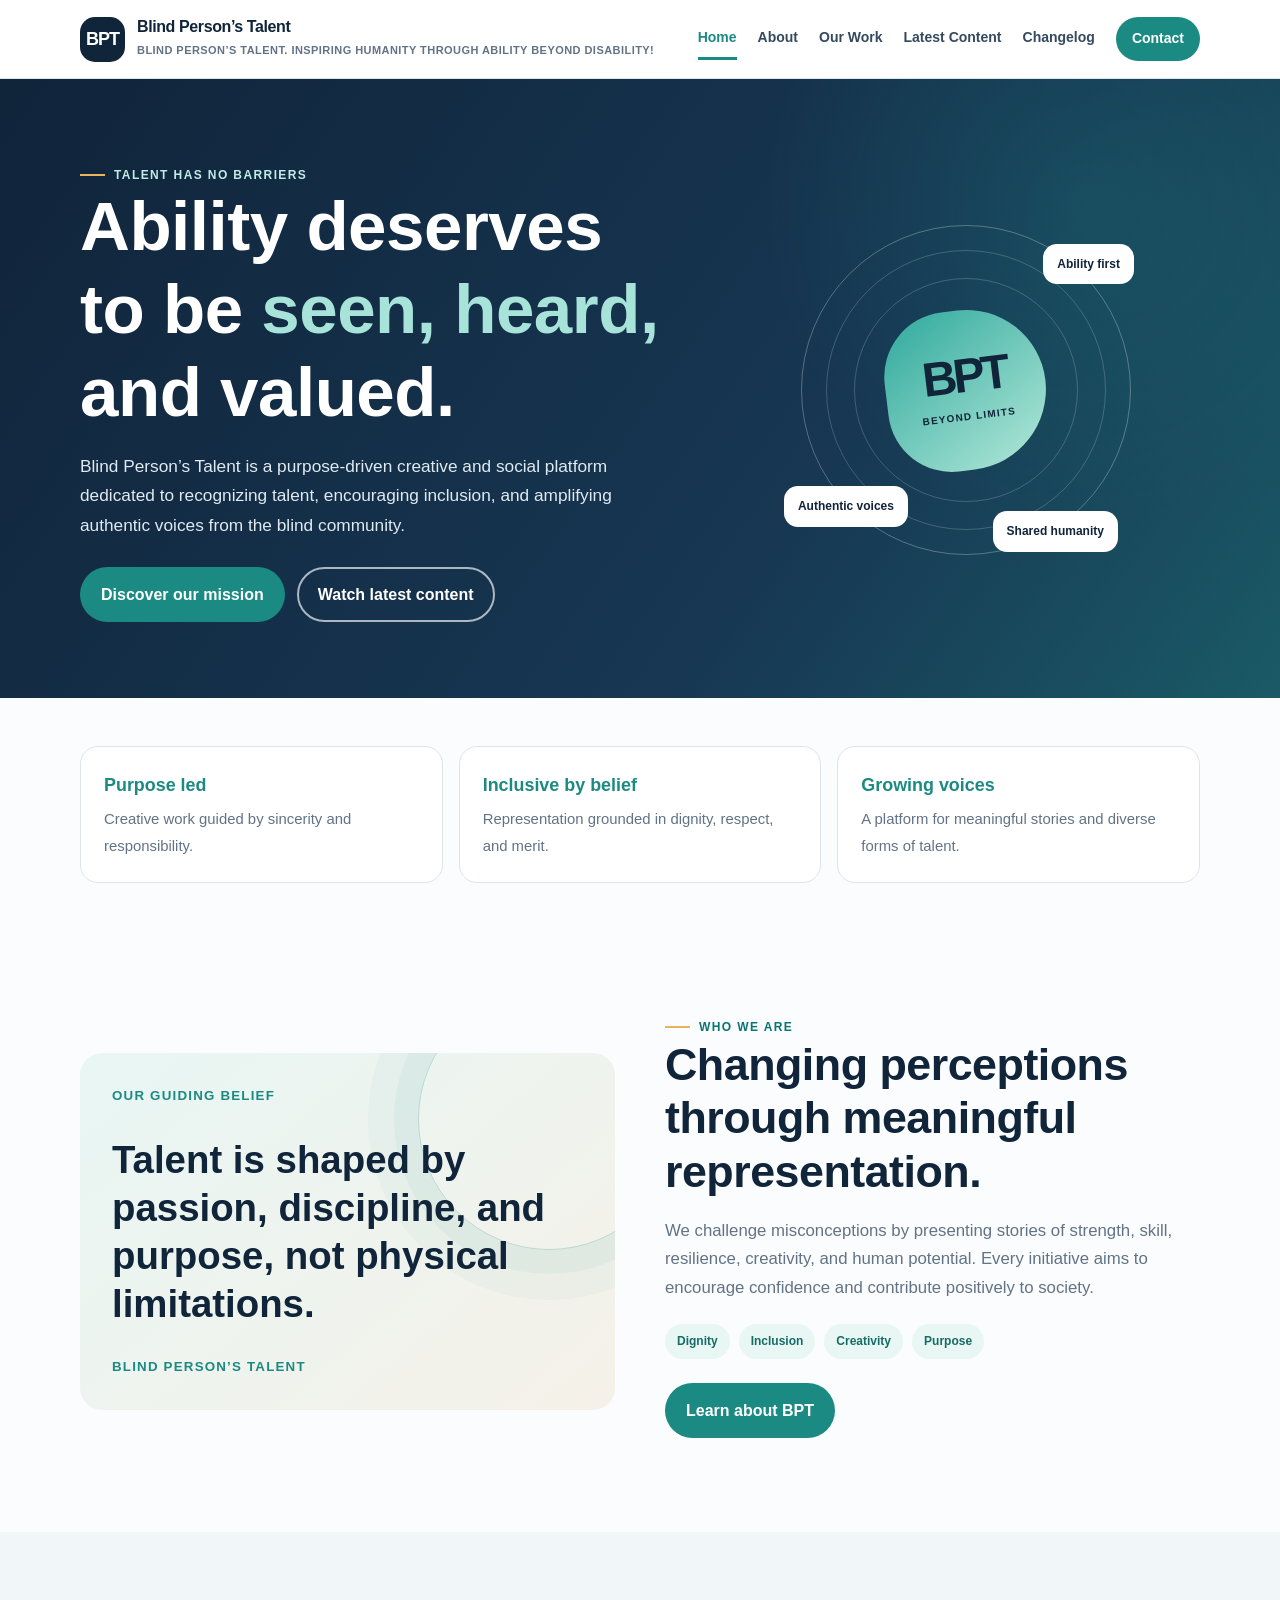
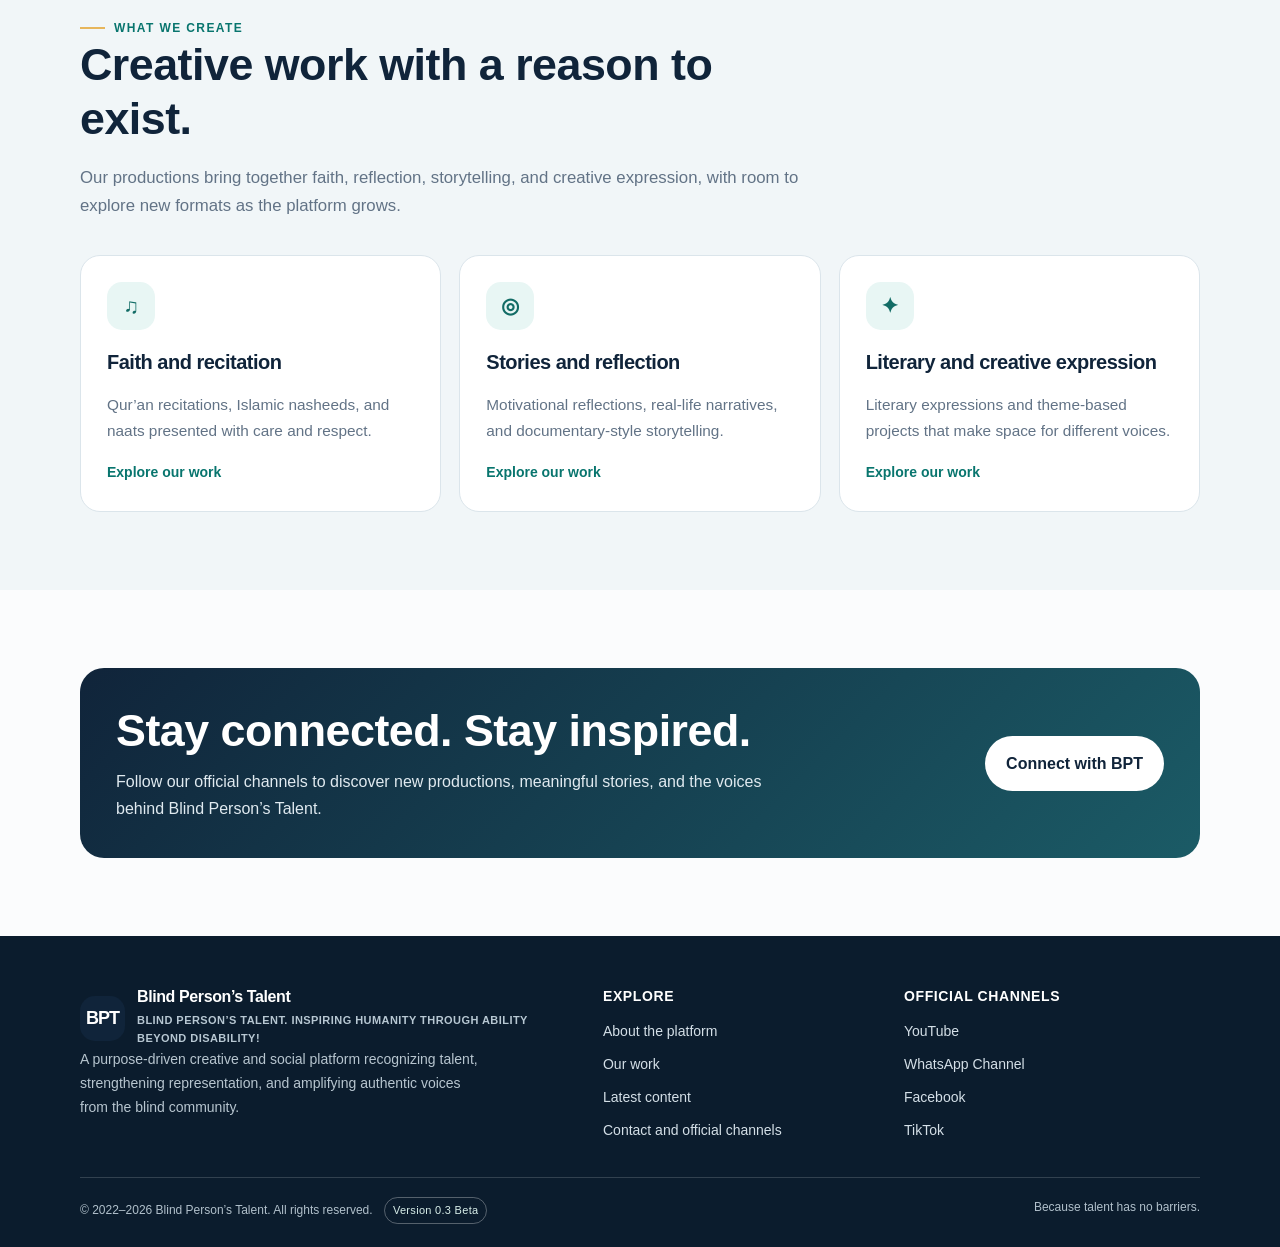
<file: index.html>
<!doctype html>
<html lang="en">
<head>
<meta charset="utf-8">
<meta name="viewport" content="width=device-width, initial-scale=1">
<meta name="description" content="Blind Person’s Talent is a purpose-driven creative platform amplifying the abilities and authentic voices of the blind community.">
<meta name="theme-color" content="#10243a">
<title>Home | Blind Person’s Talent</title>
<link rel="stylesheet" href="styles.css">
</head>
<body>

<a class="skip-link" href="#main">Skip to main content</a>
<header class="site-header">
  <div class="container nav-wrap">
    <a class="brand" href="index.html" aria-label="Blind Person’s Talent home">
      <span class="brand-mark" aria-hidden="true">BPT</span>
      <span><span class="brand-name">Blind Person’s Talent</span><span class="brand-tag">BLIND PERSON’S TALENT. INSPIRING HUMANITY THROUGH ABILITY BEYOND DISABILITY!</span></span>
    </a>
    <button class="menu-toggle" type="button" aria-expanded="false" aria-controls="primary-navigation">Menu</button>
    <nav class="nav-links" id="primary-navigation" aria-label="Primary navigation">
      <a href="index.html" aria-current="page">Home</a><a href="about.html">About</a><a href="programs.html">Our Work</a><a href="latest-content.html">Latest Content</a><a href="changelog.html">Changelog</a><a href="contact.html" class="nav-cta">Contact</a>
    </nav>
  </div>
</header>
<main id="main" tabindex="-1">

<section class="hero"><div class="container hero-grid">
  <div><span class="eyebrow">Talent has no barriers</span><h1>Ability deserves to be <span>seen, heard,</span> and valued.</h1>
  <p>Blind Person’s Talent is a purpose-driven creative and social platform dedicated to recognizing talent, encouraging inclusion, and amplifying authentic voices from the blind community.</p>
  <div class="actions"><a class="btn btn-primary" href="about.html">Discover our mission</a><a class="btn btn-outline" href="latest-content.html">Watch latest content</a></div></div>
  <div class="hero-art" aria-hidden="true"><div class="orbit"><div class="core"><div><strong>BPT</strong><br><span>Beyond limits</span></div></div><span class="orbit-label label-one">Ability first</span><span class="orbit-label label-two">Authentic voices</span><span class="orbit-label label-three">Shared humanity</span></div></div>
</div></section>
<section class="section-sm"><div class="container stats">
  <div class="stat"><strong>Purpose led</strong><span>Creative work guided by sincerity and responsibility.</span></div>
  <div class="stat"><strong>Inclusive by belief</strong><span>Representation grounded in dignity, respect, and merit.</span></div>
  <div class="stat"><strong>Growing voices</strong><span>A platform for meaningful stories and diverse forms of talent.</span></div>
</div></section>
<section class="section"><div class="container split">
  <div class="visual-panel"><small>Our guiding belief</small><blockquote>Talent is shaped by passion, discipline, and purpose, not physical limitations.</blockquote><small>Blind Person’s Talent</small></div>
  <div><span class="eyebrow">Who we are</span><h2>Changing perceptions through meaningful representation.</h2><p class="intro">We challenge misconceptions by presenting stories of strength, skill, resilience, creativity, and human potential. Every initiative aims to encourage confidence and contribute positively to society.</p><div class="pill-row"><span class="pill">Dignity</span><span class="pill">Inclusion</span><span class="pill">Creativity</span><span class="pill">Purpose</span></div><p style="margin-top:24px"><a class="btn btn-primary" href="about.html">Learn about BPT</a></p></div>
</div></section>
<section class="section section-alt"><div class="container"><div class="section-head"><span class="eyebrow">What we create</span><h2>Creative work with a reason to exist.</h2><p>Our productions bring together faith, reflection, storytelling, and creative expression, with room to explore new formats as the platform grows.</p></div>
<div class="cards">
  <article class="card"><div class="card-icon" aria-hidden="true">♫</div><h3>Faith and recitation</h3><p>Qur’an recitations, Islamic nasheeds, and naats presented with care and respect.</p><a class="card-link" href="programs.html">Explore our work</a></article>
  <article class="card"><div class="card-icon" aria-hidden="true">◎</div><h3>Stories and reflection</h3><p>Motivational reflections, real-life narratives, and documentary-style storytelling.</p><a class="card-link" href="programs.html">Explore our work</a></article>
  <article class="card"><div class="card-icon" aria-hidden="true">✦</div><h3>Literary and creative expression</h3><p>Literary expressions and theme-based projects that make space for different voices.</p><a class="card-link" href="programs.html">Explore our work</a></article>
</div></div></section>
<section class="section"><div class="container"><div class="cta-panel"><div><h2>Stay connected. Stay inspired.</h2><p>Follow our official channels to discover new productions, meaningful stories, and the voices behind Blind Person’s Talent.</p></div><a class="btn btn-light" href="contact.html">Connect with BPT</a></div></div></section>

</main>

<footer class="footer">
  <div class="container">
    <div class="footer-grid">
      <div>
        <a class="brand" href="index.html"><span class="brand-mark" aria-hidden="true">BPT</span><span><span class="brand-name">Blind Person’s Talent</span><span class="brand-tag">BLIND PERSON’S TALENT. INSPIRING HUMANITY THROUGH ABILITY BEYOND DISABILITY!</span></span></a>
        <p>A purpose-driven creative and social platform recognizing talent, strengthening representation, and amplifying authentic voices from the blind community.</p>
      </div>
      <div><h2>Explore</h2><div class="footer-links"><a href="about.html">About the platform</a><a href="programs.html">Our work</a><a href="latest-content.html">Latest content</a><a href="contact.html">Contact and official channels</a></div></div>
      <div><h2>Official channels</h2><div class="footer-links"><a href="https://youtube.com/@blindpersonstalent?si=_uY-l2VEfnvwmP6J" target="_blank" rel="noopener noreferrer">YouTube</a><a href="https://whatsapp.com/channel/0029VanWqNILikgB6lBB8i3Q" target="_blank" rel="noopener noreferrer">WhatsApp Channel</a><a href="https://www.facebook.com/profile.php?id=61583419056236" target="_blank" rel="noopener noreferrer">Facebook</a><a href="https://vt.tiktok.com/ZSyrg54pB/" target="_blank" rel="noopener noreferrer">TikTok</a></div></div>
    </div>
    <div class="copyright"><span>© 2022–<span data-year>2026</span> Blind Person’s Talent. All rights reserved. <span class="version-badge">Version 0.3 Beta</span></span><span>Because talent has no barriers.</span></div>
  </div>
</footer>
<script src="app.js"></script>

</body>
</html>
</file>
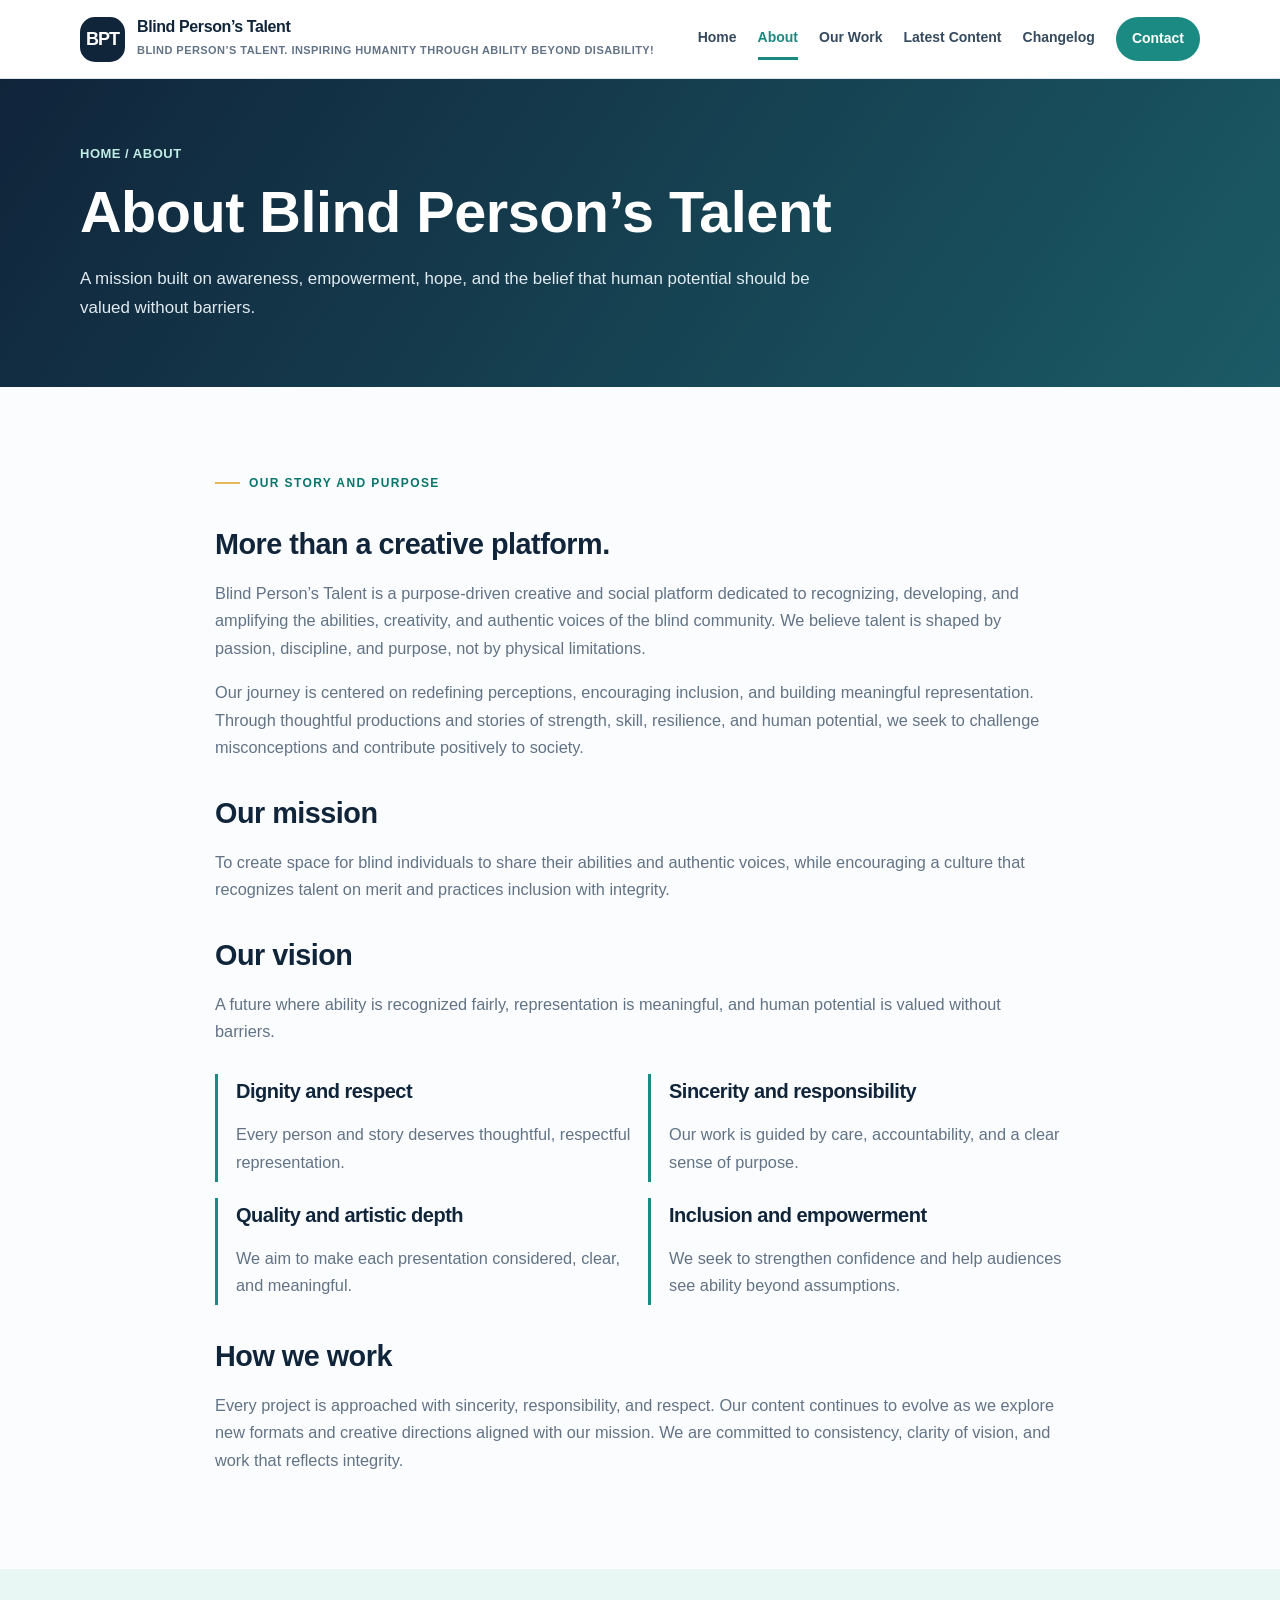
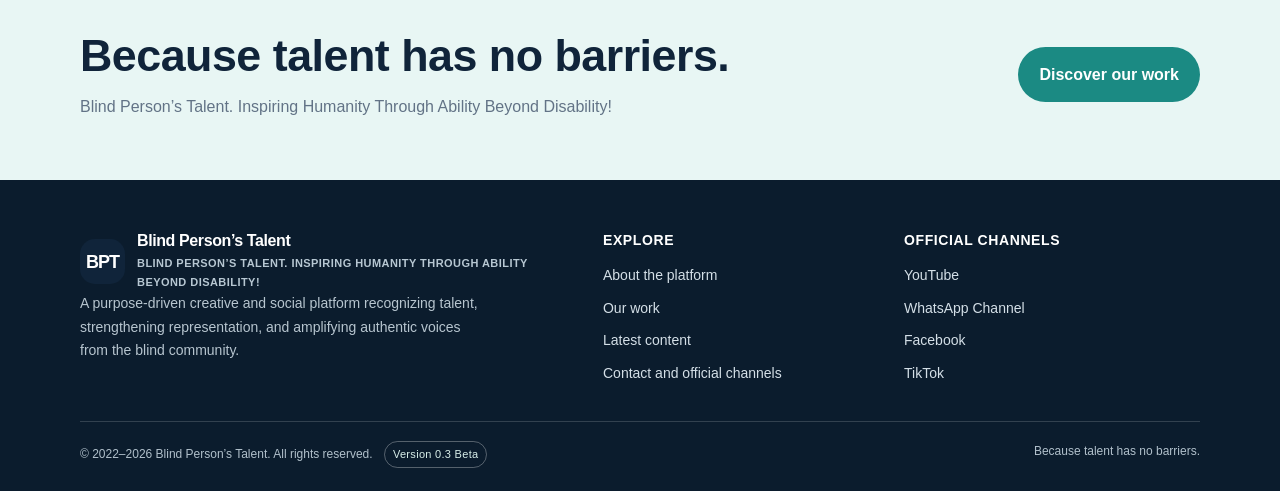
<file: about.html>
<!doctype html>
<html lang="en">
<head>
<meta charset="utf-8">
<meta name="viewport" content="width=device-width, initial-scale=1">
<meta name="description" content="Learn about Blind Person’s Talent, its mission, values, and commitment to inclusion and meaningful representation.">
<meta name="theme-color" content="#10243a">
<title>About Us | Blind Person’s Talent</title>
<link rel="stylesheet" href="styles.css">
</head>
<body>

<a class="skip-link" href="#main">Skip to main content</a>
<header class="site-header">
  <div class="container nav-wrap">
    <a class="brand" href="index.html" aria-label="Blind Person’s Talent home">
      <span class="brand-mark" aria-hidden="true">BPT</span>
      <span><span class="brand-name">Blind Person’s Talent</span><span class="brand-tag">BLIND PERSON’S TALENT. INSPIRING HUMANITY THROUGH ABILITY BEYOND DISABILITY!</span></span>
    </a>
    <button class="menu-toggle" type="button" aria-expanded="false" aria-controls="primary-navigation">Menu</button>
    <nav class="nav-links" id="primary-navigation" aria-label="Primary navigation">
      <a href="index.html">Home</a><a href="about.html" aria-current="page">About</a><a href="programs.html">Our Work</a><a href="latest-content.html">Latest Content</a><a href="changelog.html">Changelog</a><a href="contact.html" class="nav-cta">Contact</a>
    </nav>
  </div>
</header>
<main id="main" tabindex="-1">

<section class="page-hero"><div class="container"><div class="breadcrumb">HOME / ABOUT</div><h1>About Blind Person’s Talent</h1><p>A mission built on awareness, empowerment, hope, and the belief that human potential should be valued without barriers.</p></div></section>
<section class="section"><div class="container prose"><span class="eyebrow">Our story and purpose</span><h2>More than a creative platform.</h2>
<p>Blind Person’s Talent is a purpose-driven creative and social platform dedicated to recognizing, developing, and amplifying the abilities, creativity, and authentic voices of the blind community. We believe talent is shaped by passion, discipline, and purpose, not by physical limitations.</p>
<p>Our journey is centered on redefining perceptions, encouraging inclusion, and building meaningful representation. Through thoughtful productions and stories of strength, skill, resilience, and human potential, we seek to challenge misconceptions and contribute positively to society.</p>
<h2>Our mission</h2><p>To create space for blind individuals to share their abilities and authentic voices, while encouraging a culture that recognizes talent on merit and practices inclusion with integrity.</p>
<h2>Our vision</h2><p>A future where ability is recognized fairly, representation is meaningful, and human potential is valued without barriers.</p>
<div class="values-grid">
<div class="value"><h3>Dignity and respect</h3><p>Every person and story deserves thoughtful, respectful representation.</p></div>
<div class="value"><h3>Sincerity and responsibility</h3><p>Our work is guided by care, accountability, and a clear sense of purpose.</p></div>
<div class="value"><h3>Quality and artistic depth</h3><p>We aim to make each presentation considered, clear, and meaningful.</p></div>
<div class="value"><h3>Inclusion and empowerment</h3><p>We seek to strengthen confidence and help audiences see ability beyond assumptions.</p></div>
</div>
<h2>How we work</h2><p>Every project is approached with sincerity, responsibility, and respect. Our content continues to evolve as we explore new formats and creative directions aligned with our mission. We are committed to consistency, clarity of vision, and work that reflects integrity.</p></div></section>
<section class="band"><div class="container band-inner"><div><h2>Because talent has no barriers.</h2><p>Blind Person’s Talent. Inspiring Humanity Through Ability Beyond Disability!</p></div><a class="btn btn-primary" href="programs.html">Discover our work</a></div></section>

</main>

<footer class="footer">
  <div class="container">
    <div class="footer-grid">
      <div>
        <a class="brand" href="index.html"><span class="brand-mark" aria-hidden="true">BPT</span><span><span class="brand-name">Blind Person’s Talent</span><span class="brand-tag">BLIND PERSON’S TALENT. INSPIRING HUMANITY THROUGH ABILITY BEYOND DISABILITY!</span></span></a>
        <p>A purpose-driven creative and social platform recognizing talent, strengthening representation, and amplifying authentic voices from the blind community.</p>
      </div>
      <div><h2>Explore</h2><div class="footer-links"><a href="about.html">About the platform</a><a href="programs.html">Our work</a><a href="latest-content.html">Latest content</a><a href="contact.html">Contact and official channels</a></div></div>
      <div><h2>Official channels</h2><div class="footer-links"><a href="https://youtube.com/@blindpersonstalent?si=_uY-l2VEfnvwmP6J" target="_blank" rel="noopener noreferrer">YouTube</a><a href="https://whatsapp.com/channel/0029VanWqNILikgB6lBB8i3Q" target="_blank" rel="noopener noreferrer">WhatsApp Channel</a><a href="https://www.facebook.com/profile.php?id=61583419056236" target="_blank" rel="noopener noreferrer">Facebook</a><a href="https://vt.tiktok.com/ZSyrg54pB/" target="_blank" rel="noopener noreferrer">TikTok</a></div></div>
    </div>
    <div class="copyright"><span>© 2022–<span data-year>2026</span> Blind Person’s Talent. All rights reserved. <span class="version-badge">Version 0.3 Beta</span></span><span>Because talent has no barriers.</span></div>
  </div>
</footer>
<script src="app.js"></script>

</body>
</html>
</file>
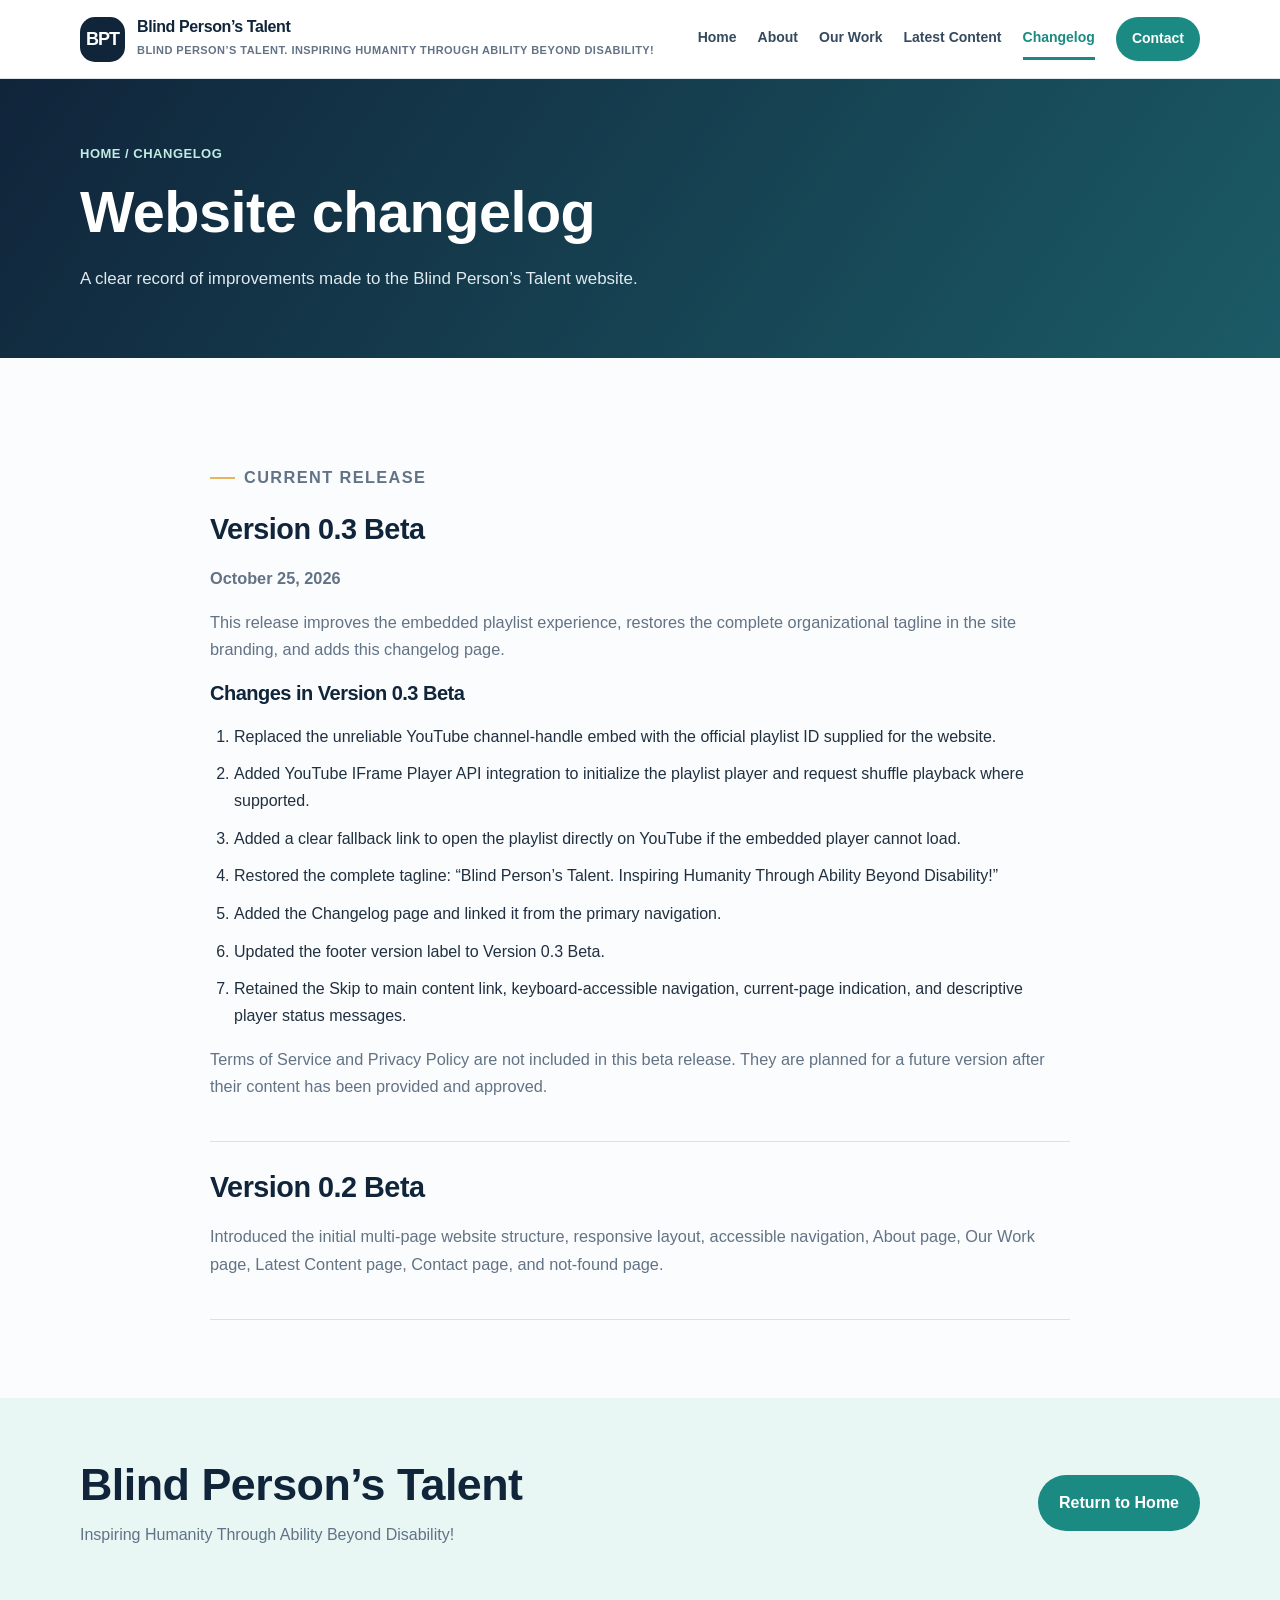
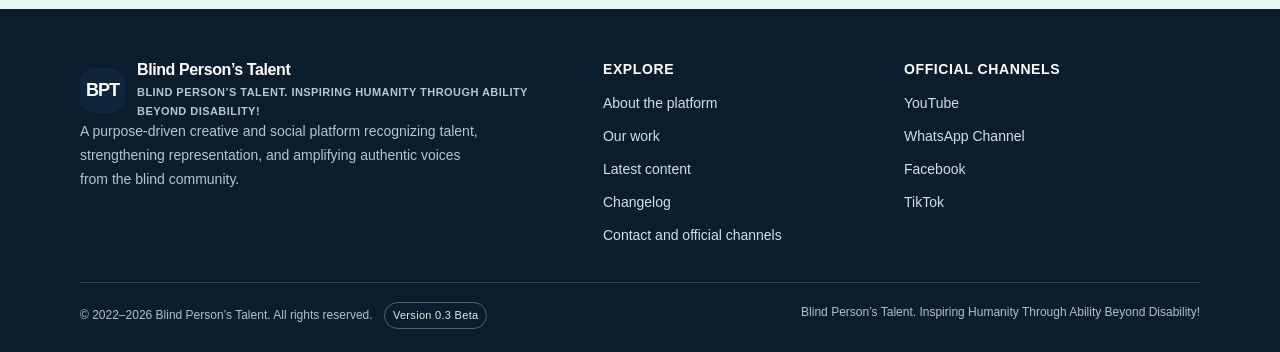
<file: changelog.html>
<!doctype html>
<html lang="en">
<head>
<meta charset="utf-8">
<meta name="viewport" content="width=device-width, initial-scale=1">
<meta name="description" content="Version history and changes to the Blind Person’s Talent website.">
<meta name="theme-color" content="#10243a">
<title>Changelog | Blind Person’s Talent</title>
<link rel="stylesheet" href="styles.css">
</head>
<body>
<a class="skip-link" href="#main">Skip to main content</a>
<header class="site-header">
  <div class="container nav-wrap">
    <a class="brand" href="index.html" aria-label="Blind Person’s Talent home">
      <span class="brand-mark" aria-hidden="true">BPT</span>
      <span><span class="brand-name">Blind Person’s Talent</span><span class="brand-tag">BLIND PERSON’S TALENT. INSPIRING HUMANITY THROUGH ABILITY BEYOND DISABILITY!</span></span>
    </a>
    <button class="menu-toggle" type="button" aria-expanded="false" aria-controls="primary-navigation">Menu</button>
    <nav class="nav-links" id="primary-navigation" aria-label="Primary navigation">
      <a href="index.html">Home</a><a href="about.html">About</a><a href="programs.html">Our Work</a><a href="latest-content.html">Latest Content</a><a href="changelog.html" aria-current="page">Changelog</a><a href="contact.html" class="nav-cta">Contact</a>
    </nav>
  </div>
</header>
<main id="main" tabindex="-1">
  <section class="page-hero"><div class="container"><div class="breadcrumb">HOME / CHANGELOG</div><h1>Website changelog</h1><p>A clear record of improvements made to the Blind Person’s Talent website.</p></div></section>
  <section class="section"><div class="container prose changelog-list">
    <article class="changelog-entry"><p class="eyebrow">Current release</p><h2>Version 0.3 Beta</h2><p class="release-date">October 25, 2026</p><p>This release improves the embedded playlist experience, restores the complete organizational tagline in the site branding, and adds this changelog page.</p><h3>Changes in Version 0.3 Beta</h3><ol>
      <li>Replaced the unreliable YouTube channel-handle embed with the official playlist ID supplied for the website.</li>
      <li>Added YouTube IFrame Player API integration to initialize the playlist player and request shuffle playback where supported.</li>
      <li>Added a clear fallback link to open the playlist directly on YouTube if the embedded player cannot load.</li>
      <li>Restored the complete tagline: “Blind Person’s Talent. Inspiring Humanity Through Ability Beyond Disability!”</li>
      <li>Added the Changelog page and linked it from the primary navigation.</li>
      <li>Updated the footer version label to Version 0.3 Beta.</li>
      <li>Retained the Skip to main content link, keyboard-accessible navigation, current-page indication, and descriptive player status messages.</li>
    </ol><p>Terms of Service and Privacy Policy are not included in this beta release. They are planned for a future version after their content has been provided and approved.</p></article>
    <article class="changelog-entry"><h2>Version 0.2 Beta</h2><p>Introduced the initial multi-page website structure, responsive layout, accessible navigation, About page, Our Work page, Latest Content page, Contact page, and not-found page.</p></article>
  </div></section>
  <section class="band"><div class="container band-inner"><div><h2>Blind Person’s Talent</h2><p>Inspiring Humanity Through Ability Beyond Disability!</p></div><a class="btn btn-primary" href="index.html">Return to Home</a></div></section>
</main>
<footer class="footer"><div class="container">
  <div class="footer-grid">
    <div><a class="brand" href="index.html"><span class="brand-mark" aria-hidden="true">BPT</span><span><span class="brand-name">Blind Person’s Talent</span><span class="brand-tag">BLIND PERSON’S TALENT. INSPIRING HUMANITY THROUGH ABILITY BEYOND DISABILITY!</span></span></a><p>A purpose-driven creative and social platform recognizing talent, strengthening representation, and amplifying authentic voices from the blind community.</p></div>
    <div><h2>Explore</h2><div class="footer-links"><a href="about.html">About the platform</a><a href="programs.html">Our work</a><a href="latest-content.html">Latest content</a><a href="changelog.html" aria-current="page">Changelog</a><a href="contact.html">Contact and official channels</a></div></div>
    <div><h2>Official channels</h2><div class="footer-links"><a href="https://youtube.com/@blindpersonstalent" target="_blank" rel="noopener noreferrer">YouTube</a><a href="https://whatsapp.com/channel/0029VanWqNILikgB6lBB8i3Q" target="_blank" rel="noopener noreferrer">WhatsApp Channel</a><a href="https://www.facebook.com/profile.php?id=61583419056236" target="_blank" rel="noopener noreferrer">Facebook</a><a href="https://vt.tiktok.com/ZSyrg54pB/" target="_blank" rel="noopener noreferrer">TikTok</a></div></div>
  </div>
  <div class="copyright"><span>© 2022–<span data-year>2026</span> Blind Person’s Talent. All rights reserved. <span class="version-badge">Version 0.3 Beta</span></span><span>Blind Person’s Talent. Inspiring Humanity Through Ability Beyond Disability!</span></div>
</div></footer>
<script src="app.js"></script>
</body>
</html>
</file>
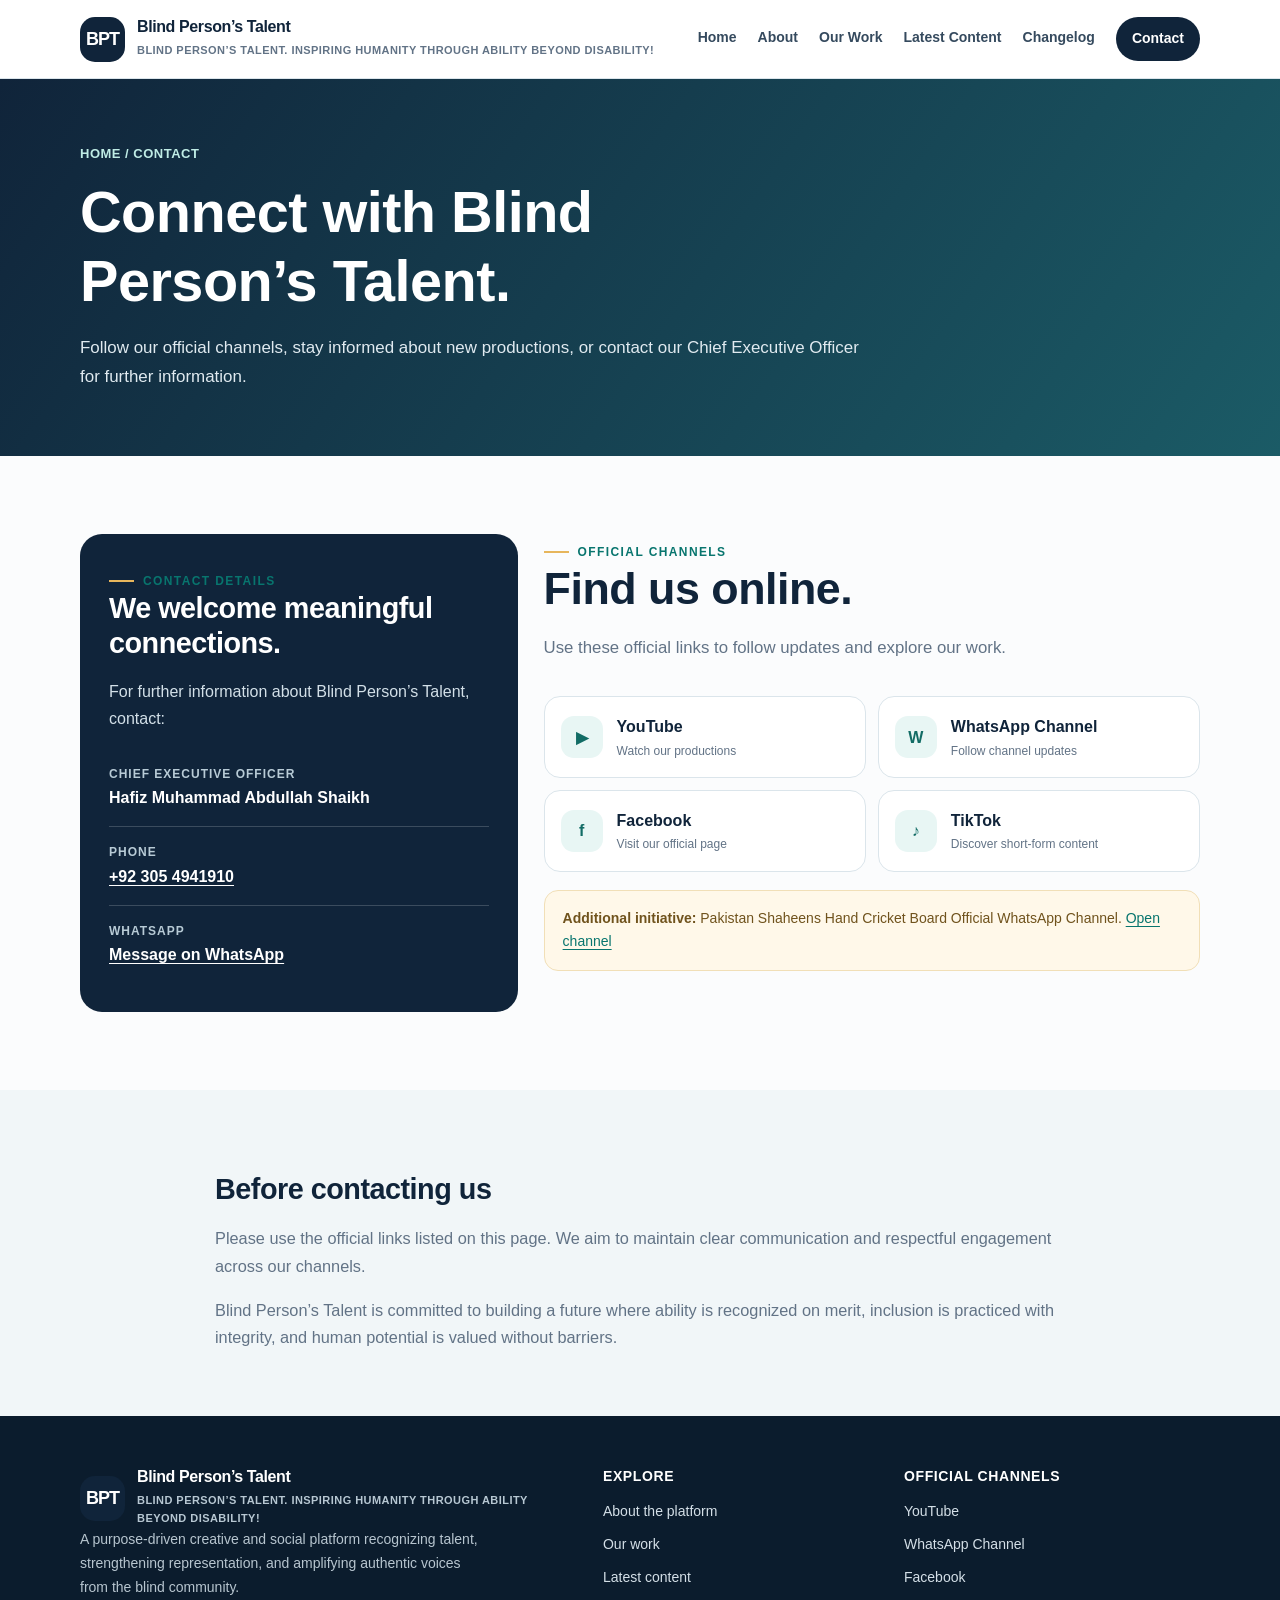
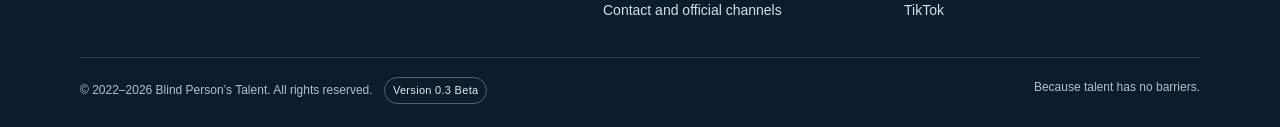
<file: contact.html>
<!doctype html>
<html lang="en">
<head>
<meta charset="utf-8">
<meta name="viewport" content="width=device-width, initial-scale=1">
<meta name="description" content="Contact Blind Person’s Talent and access its official social media channels.">
<meta name="theme-color" content="#10243a">
<title>Contact and Official Channels | Blind Person’s Talent</title>
<link rel="stylesheet" href="styles.css">
</head>
<body>

<a class="skip-link" href="#main">Skip to main content</a>
<header class="site-header">
  <div class="container nav-wrap">
    <a class="brand" href="index.html" aria-label="Blind Person’s Talent home">
      <span class="brand-mark" aria-hidden="true">BPT</span>
      <span><span class="brand-name">Blind Person’s Talent</span><span class="brand-tag">BLIND PERSON’S TALENT. INSPIRING HUMANITY THROUGH ABILITY BEYOND DISABILITY!</span></span>
    </a>
    <button class="menu-toggle" type="button" aria-expanded="false" aria-controls="primary-navigation">Menu</button>
    <nav class="nav-links" id="primary-navigation" aria-label="Primary navigation">
      <a href="index.html">Home</a><a href="about.html">About</a><a href="programs.html">Our Work</a><a href="latest-content.html">Latest Content</a><a href="changelog.html">Changelog</a><a href="contact.html" class="nav-cta" aria-current="page">Contact</a>
    </nav>
  </div>
</header>
<main id="main" tabindex="-1">

<section class="page-hero"><div class="container"><div class="breadcrumb">HOME / CONTACT</div><h1>Connect with Blind Person’s Talent.</h1><p>Follow our official channels, stay informed about new productions, or contact our Chief Executive Officer for further information.</p></div></section>
<section class="section" id="connect"><div class="container contact-layout">
<div class="contact-card"><span class="eyebrow">Contact details</span><h2>We welcome meaningful connections.</h2><p>For further information about Blind Person’s Talent, contact:</p>
<div class="contact-method"><span>Chief Executive Officer</span><strong>Hafiz Muhammad Abdullah Shaikh</strong></div>
<div class="contact-method"><span>Phone</span><a href="tel:+923054941910">+92 305 4941910</a></div>
<div class="contact-method"><span>WhatsApp</span><a href="https://wa.me/923054941910" target="_blank" rel="noopener noreferrer">Message on WhatsApp</a></div>
</div>
<div><div class="section-head"><span class="eyebrow">Official channels</span><h2>Find us online.</h2><p>Use these official links to follow updates and explore our work.</p></div>
<div class="social-grid">
<a class="social-link" href="https://youtube.com/@blindpersonstalent?si=_uY-l2VEfnvwmP6J" target="_blank" rel="noopener noreferrer"><span class="social-icon" aria-hidden="true">▶</span><span><strong>YouTube</strong><small>Watch our productions</small></span></a>
<a class="social-link" href="https://whatsapp.com/channel/0029VanWqNILikgB6lBB8i3Q" target="_blank" rel="noopener noreferrer"><span class="social-icon" aria-hidden="true">W</span><span><strong>WhatsApp Channel</strong><small>Follow channel updates</small></span></a>
<a class="social-link" href="https://www.facebook.com/profile.php?id=61583419056236" target="_blank" rel="noopener noreferrer"><span class="social-icon" aria-hidden="true">f</span><span><strong>Facebook</strong><small>Visit our official page</small></span></a>
<a class="social-link" href="https://vt.tiktok.com/ZSyrg54pB/" target="_blank" rel="noopener noreferrer"><span class="social-icon" aria-hidden="true">♪</span><span><strong>TikTok</strong><small>Discover short-form content</small></span></a>
</div>
<div class="notice"><strong>Additional initiative:</strong> Pakistan Shaheens Hand Cricket Board Official WhatsApp Channel. <a href="https://whatsapp.com/channel/0029Vb9u5o265yDIIer4CM2k" target="_blank" rel="noopener noreferrer">Open channel</a></div>
</div></div></section>
<section class="section-sm section-alt"><div class="container prose"><h2>Before contacting us</h2><p>Please use the official links listed on this page. We aim to maintain clear communication and respectful engagement across our channels.</p><p>Blind Person’s Talent is committed to building a future where ability is recognized on merit, inclusion is practiced with integrity, and human potential is valued without barriers.</p></div></section>

</main>

<footer class="footer">
  <div class="container">
    <div class="footer-grid">
      <div>
        <a class="brand" href="index.html"><span class="brand-mark" aria-hidden="true">BPT</span><span><span class="brand-name">Blind Person’s Talent</span><span class="brand-tag">BLIND PERSON’S TALENT. INSPIRING HUMANITY THROUGH ABILITY BEYOND DISABILITY!</span></span></a>
        <p>A purpose-driven creative and social platform recognizing talent, strengthening representation, and amplifying authentic voices from the blind community.</p>
      </div>
      <div><h2>Explore</h2><div class="footer-links"><a href="about.html">About the platform</a><a href="programs.html">Our work</a><a href="latest-content.html">Latest content</a><a href="contact.html">Contact and official channels</a></div></div>
      <div><h2>Official channels</h2><div class="footer-links"><a href="https://youtube.com/@blindpersonstalent?si=_uY-l2VEfnvwmP6J" target="_blank" rel="noopener noreferrer">YouTube</a><a href="https://whatsapp.com/channel/0029VanWqNILikgB6lBB8i3Q" target="_blank" rel="noopener noreferrer">WhatsApp Channel</a><a href="https://www.facebook.com/profile.php?id=61583419056236" target="_blank" rel="noopener noreferrer">Facebook</a><a href="https://vt.tiktok.com/ZSyrg54pB/" target="_blank" rel="noopener noreferrer">TikTok</a></div></div>
    </div>
    <div class="copyright"><span>© 2022–<span data-year>2026</span> Blind Person’s Talent. All rights reserved. <span class="version-badge">Version 0.3 Beta</span></span><span>Because talent has no barriers.</span></div>
  </div>
</footer>
<script src="app.js"></script>

</body>
</html>
</file>
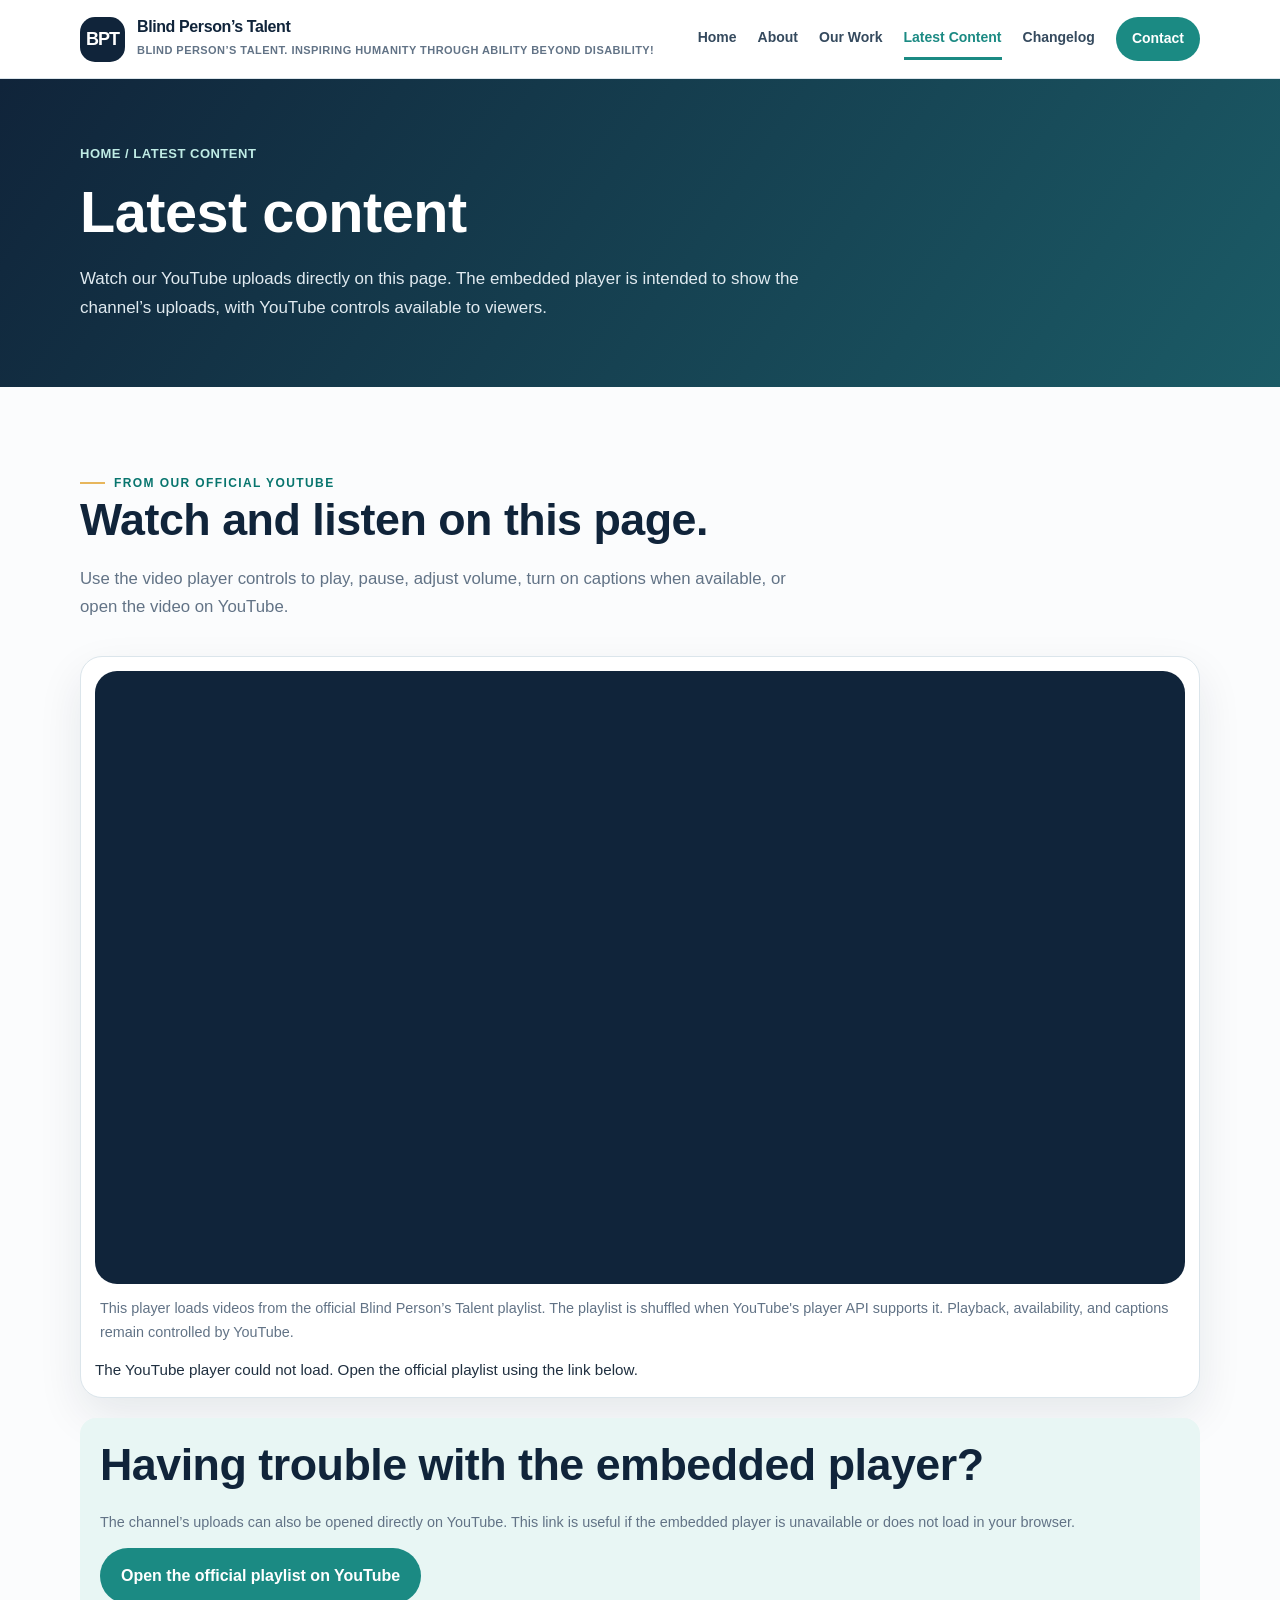
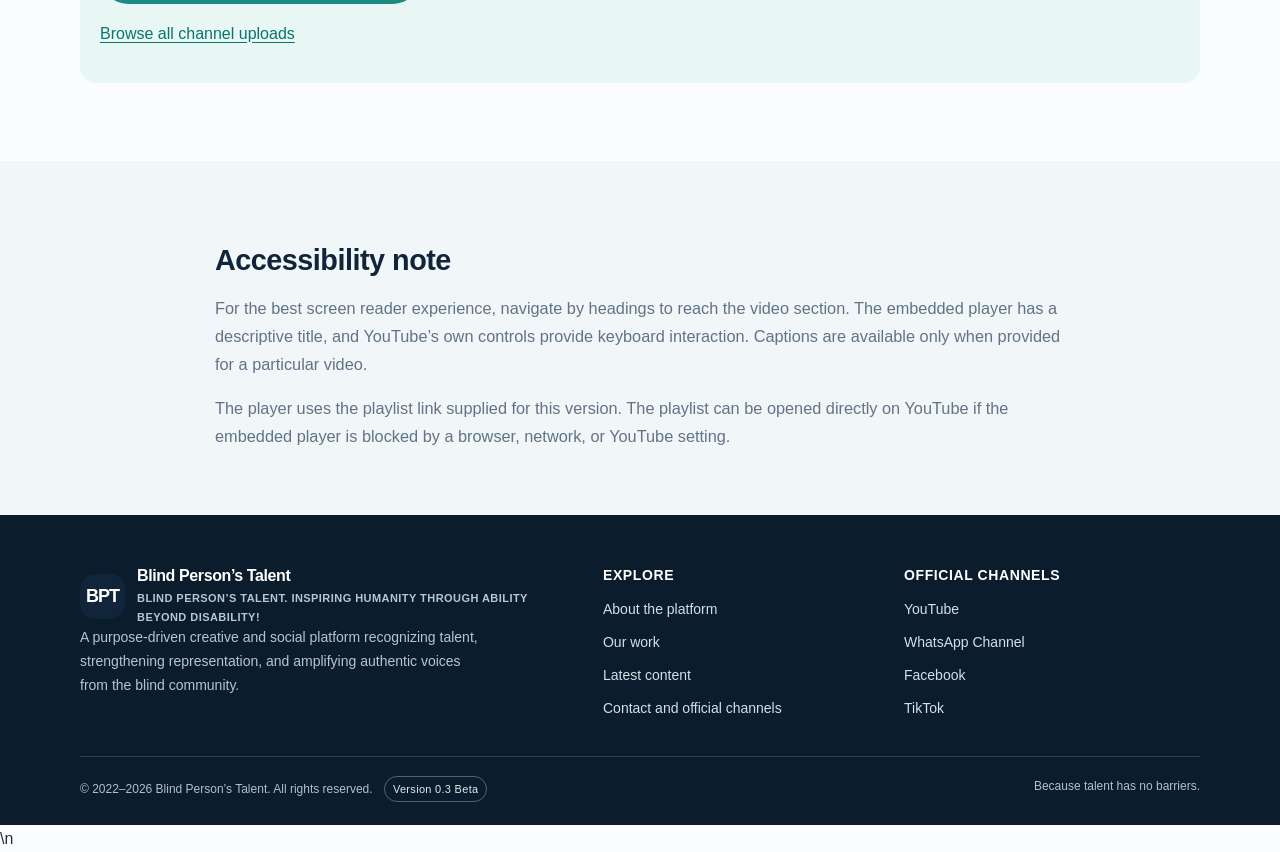
<file: latest-content.html>
<!doctype html>
<html lang="en">
<head>
<meta charset="utf-8">
<meta name="viewport" content="width=device-width, initial-scale=1">
<meta name="description" content="Watch the latest publicly available uploads from the official Blind Person’s Talent YouTube channel.">
<meta name="theme-color" content="#10243a">
<title>Latest Content | Blind Person’s Talent</title>
<link rel="stylesheet" href="styles.css">
</head>
<body>

<a class="skip-link" href="#main">Skip to main content</a>
<header class="site-header">
  <div class="container nav-wrap">
    <a class="brand" href="index.html" aria-label="Blind Person’s Talent home">
      <span class="brand-mark" aria-hidden="true">BPT</span>
      <span><span class="brand-name">Blind Person’s Talent</span><span class="brand-tag">BLIND PERSON’S TALENT. INSPIRING HUMANITY THROUGH ABILITY BEYOND DISABILITY!</span></span>
    </a>
    <button class="menu-toggle" type="button" aria-expanded="false" aria-controls="primary-navigation">Menu</button>
    <nav class="nav-links" id="primary-navigation" aria-label="Primary navigation">
      <a href="index.html">Home</a><a href="about.html">About</a><a href="programs.html">Our Work</a><a href="latest-content.html" aria-current="page">Latest Content</a><a href="changelog.html">Changelog</a><a href="contact.html" class="nav-cta">Contact</a>
    </nav>
  </div>
</header>
<main id="main" tabindex="-1">

<section class="page-hero"><div class="container"><div class="breadcrumb">HOME / LATEST CONTENT</div><h1>Latest content</h1><p>Watch our YouTube uploads directly on this page. The embedded player is intended to show the channel’s uploads, with YouTube controls available to viewers.</p></div></section>
<section class="section"><div class="container">
  <div class="section-head"><span class="eyebrow">From our official YouTube</span><h2>Watch and listen on this page.</h2><p>Use the video player controls to play, pause, adjust volume, turn on captions when available, or open the video on YouTube.</p></div>
  <div class="video-shell">
    <div id="bpt-playlist-player" class="video-frame" role="region" aria-label="Blind Person’s Talent playlist video player"></div>
    <p class="video-caption">This player loads videos from the official Blind Person’s Talent playlist. The playlist is shuffled when YouTube's player API supports it. Playback, availability, and captions remain controlled by YouTube.</p>
    <p id="player-status" class="player-status" role="status" aria-live="polite">Loading the playlist player. If it does not appear, use the playlist link below.</p>
  </div>
  <div class="video-fallback"><h2>Having trouble with the embedded player?</h2><p class="sr-note">The channel’s uploads can also be opened directly on YouTube. This link is useful if the embedded player is unavailable or does not load in your browser.</p><p><a class="btn btn-primary" href="https://www.youtube.com/playlist?list=PLGDGI3czV0lGkC4Mbxov3zTsROx2orK8d" target="_blank" rel="noopener noreferrer">Open the official playlist on YouTube</a></p><p><a class="text-link" href="https://www.youtube.com/@blindpersonstalent/videos" target="_blank" rel="noopener noreferrer">Browse all channel uploads</a></p></div>
</div></section>
<section class="section-sm section-alt"><div class="container prose"><h2>Accessibility note</h2><p>For the best screen reader experience, navigate by headings to reach the video section. The embedded player has a descriptive title, and YouTube’s own controls provide keyboard interaction. Captions are available only when provided for a particular video.</p><p>The player uses the playlist link supplied for this version. The playlist can be opened directly on YouTube if the embedded player is blocked by a browser, network, or YouTube setting.</p></div></section>

</main>

<footer class="footer">
  <div class="container">
    <div class="footer-grid">
      <div>
        <a class="brand" href="index.html"><span class="brand-mark" aria-hidden="true">BPT</span><span><span class="brand-name">Blind Person’s Talent</span><span class="brand-tag">BLIND PERSON’S TALENT. INSPIRING HUMANITY THROUGH ABILITY BEYOND DISABILITY!</span></span></a>
        <p>A purpose-driven creative and social platform recognizing talent, strengthening representation, and amplifying authentic voices from the blind community.</p>
      </div>
      <div><h2>Explore</h2><div class="footer-links"><a href="about.html">About the platform</a><a href="programs.html">Our work</a><a href="latest-content.html">Latest content</a><a href="contact.html">Contact and official channels</a></div></div>
      <div><h2>Official channels</h2><div class="footer-links"><a href="https://youtube.com/@blindpersonstalent?si=_uY-l2VEfnvwmP6J" target="_blank" rel="noopener noreferrer">YouTube</a><a href="https://whatsapp.com/channel/0029VanWqNILikgB6lBB8i3Q" target="_blank" rel="noopener noreferrer">WhatsApp Channel</a><a href="https://www.facebook.com/profile.php?id=61583419056236" target="_blank" rel="noopener noreferrer">Facebook</a><a href="https://vt.tiktok.com/ZSyrg54pB/" target="_blank" rel="noopener noreferrer">TikTok</a></div></div>
    </div>
    <div class="copyright"><span>© 2022–<span data-year>2026</span> Blind Person’s Talent. All rights reserved. <span class="version-badge">Version 0.3 Beta</span></span><span>Because talent has no barriers.</span></div>
  </div>
</footer>

<script>
(function () {
  var playlistId = "PLGDGI3czV0lGkC4Mbxov3zTsROx2orK8d";
  var status = document.getElementById("player-status");
  var playerElement = document.getElementById("bpt-playlist-player");
  if (!playerElement) return;

  var tag = document.createElement("script");
  tag.src = "https://www.youtube.com/iframe_api";
  tag.onerror = function () {
    if (status) status.textContent = "The YouTube player could not load. Open the official playlist using the link below.";
  };
  document.head.appendChild(tag);

  window.onYouTubeIframeAPIReady = function () {
    new YT.Player("bpt-playlist-player", {
      width: "100%",
      height: "100%",
      playerVars: {
        listType: "playlist",
        list: playlistId,
        playsinline: 1,
        rel: 0
      },
      events: {
        onReady: function (event) {
          try {
            event.target.setShuffle(true);
            var videos = event.target.getPlaylist();
            if (videos && videos.length > 1) {
              event.target.playVideoAt(Math.floor(Math.random() * videos.length));
              event.target.pauseVideo();
            }
            if (status) status.textContent = "Playlist player ready. Use the YouTube controls to choose and play a video.";
          } catch (error) {
            if (status) status.textContent = "The playlist player is ready. Use the YouTube controls to play a video.";
          }
        },
        onError: function () {
          if (status) status.textContent = "YouTube could not play this playlist here. Open the official playlist using the link below.";
        }
      }
    });
  };
})();
</script>
\n<script src="app.js"></script>

</body>
</html>
</file>
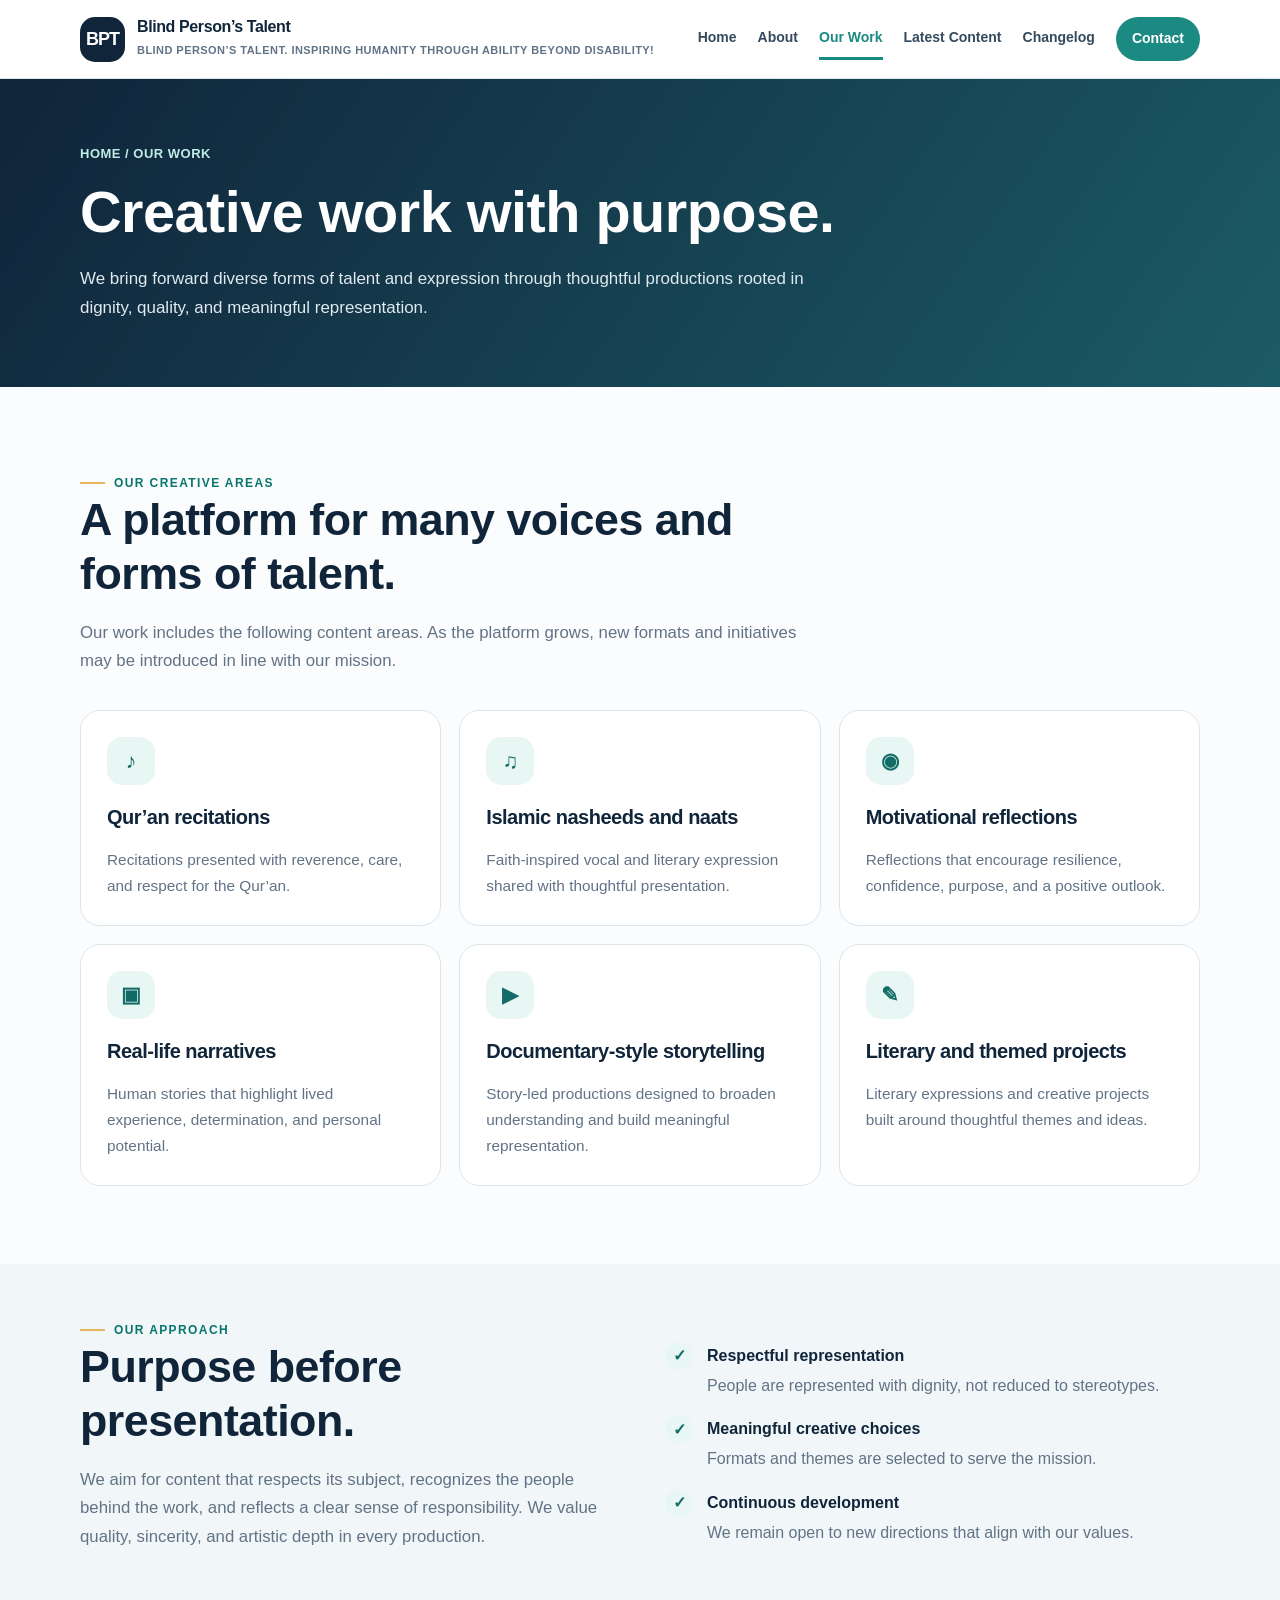
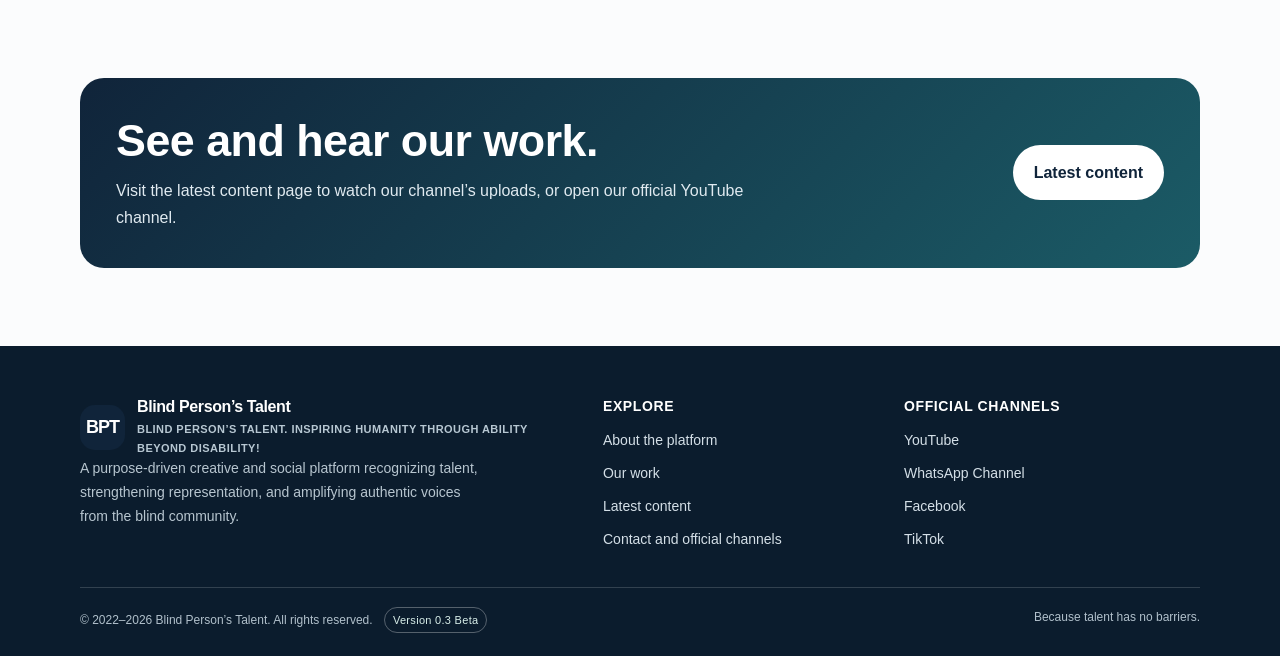
<file: programs.html>
<!doctype html>
<html lang="en">
<head>
<meta charset="utf-8">
<meta name="viewport" content="width=device-width, initial-scale=1">
<meta name="description" content="Explore the content areas and creative productions of Blind Person’s Talent.">
<meta name="theme-color" content="#10243a">
<title>Our Work | Blind Person’s Talent</title>
<link rel="stylesheet" href="styles.css">
</head>
<body>

<a class="skip-link" href="#main">Skip to main content</a>
<header class="site-header">
  <div class="container nav-wrap">
    <a class="brand" href="index.html" aria-label="Blind Person’s Talent home">
      <span class="brand-mark" aria-hidden="true">BPT</span>
      <span><span class="brand-name">Blind Person’s Talent</span><span class="brand-tag">BLIND PERSON’S TALENT. INSPIRING HUMANITY THROUGH ABILITY BEYOND DISABILITY!</span></span>
    </a>
    <button class="menu-toggle" type="button" aria-expanded="false" aria-controls="primary-navigation">Menu</button>
    <nav class="nav-links" id="primary-navigation" aria-label="Primary navigation">
      <a href="index.html">Home</a><a href="about.html">About</a><a href="programs.html" aria-current="page">Our Work</a><a href="latest-content.html">Latest Content</a><a href="changelog.html">Changelog</a><a href="contact.html" class="nav-cta">Contact</a>
    </nav>
  </div>
</header>
<main id="main" tabindex="-1">

<section class="page-hero"><div class="container"><div class="breadcrumb">HOME / OUR WORK</div><h1>Creative work with purpose.</h1><p>We bring forward diverse forms of talent and expression through thoughtful productions rooted in dignity, quality, and meaningful representation.</p></div></section>
<section class="section"><div class="container"><div class="section-head"><span class="eyebrow">Our creative areas</span><h2>A platform for many voices and forms of talent.</h2><p>Our work includes the following content areas. As the platform grows, new formats and initiatives may be introduced in line with our mission.</p></div>
<div class="cards">
<article class="card"><div class="card-icon" aria-hidden="true">♪</div><h3>Qur’an recitations</h3><p>Recitations presented with reverence, care, and respect for the Qur’an.</p></article>
<article class="card"><div class="card-icon" aria-hidden="true">♫</div><h3>Islamic nasheeds and naats</h3><p>Faith-inspired vocal and literary expression shared with thoughtful presentation.</p></article>
<article class="card"><div class="card-icon" aria-hidden="true">◉</div><h3>Motivational reflections</h3><p>Reflections that encourage resilience, confidence, purpose, and a positive outlook.</p></article>
<article class="card"><div class="card-icon" aria-hidden="true">▣</div><h3>Real-life narratives</h3><p>Human stories that highlight lived experience, determination, and personal potential.</p></article>
<article class="card"><div class="card-icon" aria-hidden="true">▶</div><h3>Documentary-style storytelling</h3><p>Story-led productions designed to broaden understanding and build meaningful representation.</p></article>
<article class="card"><div class="card-icon" aria-hidden="true">✎</div><h3>Literary and themed projects</h3><p>Literary expressions and creative projects built around thoughtful themes and ideas.</p></article>
</div></div></section>
<section class="section-sm section-alt"><div class="container split"><div><span class="eyebrow">Our approach</span><h2>Purpose before presentation.</h2><p class="intro">We aim for content that respects its subject, recognizes the people behind the work, and reflects a clear sense of responsibility. We value quality, sincerity, and artistic depth in every production.</p></div><div class="focus-list">
<div class="focus-item"><span class="check" aria-hidden="true">✓</span><div><strong>Respectful representation</strong><p>People are represented with dignity, not reduced to stereotypes.</p></div></div>
<div class="focus-item"><span class="check" aria-hidden="true">✓</span><div><strong>Meaningful creative choices</strong><p>Formats and themes are selected to serve the mission.</p></div></div>
<div class="focus-item"><span class="check" aria-hidden="true">✓</span><div><strong>Continuous development</strong><p>We remain open to new directions that align with our values.</p></div></div>
</div></div></section>
<section class="section"><div class="container"><div class="cta-panel"><div><h2>See and hear our work.</h2><p>Visit the latest content page to watch our channel’s uploads, or open our official YouTube channel.</p></div><a class="btn btn-light" href="latest-content.html">Latest content</a></div></div></section>

</main>

<footer class="footer">
  <div class="container">
    <div class="footer-grid">
      <div>
        <a class="brand" href="index.html"><span class="brand-mark" aria-hidden="true">BPT</span><span><span class="brand-name">Blind Person’s Talent</span><span class="brand-tag">BLIND PERSON’S TALENT. INSPIRING HUMANITY THROUGH ABILITY BEYOND DISABILITY!</span></span></a>
        <p>A purpose-driven creative and social platform recognizing talent, strengthening representation, and amplifying authentic voices from the blind community.</p>
      </div>
      <div><h2>Explore</h2><div class="footer-links"><a href="about.html">About the platform</a><a href="programs.html">Our work</a><a href="latest-content.html">Latest content</a><a href="contact.html">Contact and official channels</a></div></div>
      <div><h2>Official channels</h2><div class="footer-links"><a href="https://youtube.com/@blindpersonstalent?si=_uY-l2VEfnvwmP6J" target="_blank" rel="noopener noreferrer">YouTube</a><a href="https://whatsapp.com/channel/0029VanWqNILikgB6lBB8i3Q" target="_blank" rel="noopener noreferrer">WhatsApp Channel</a><a href="https://www.facebook.com/profile.php?id=61583419056236" target="_blank" rel="noopener noreferrer">Facebook</a><a href="https://vt.tiktok.com/ZSyrg54pB/" target="_blank" rel="noopener noreferrer">TikTok</a></div></div>
    </div>
    <div class="copyright"><span>© 2022–<span data-year>2026</span> Blind Person’s Talent. All rights reserved. <span class="version-badge">Version 0.3 Beta</span></span><span>Because talent has no barriers.</span></div>
  </div>
</footer>
<script src="app.js"></script>

</body>
</html>
</file>
<file: styles.css>
:root{--navy:#10243a;--navy2:#173753;--teal:#1b8a83;--teal-light:#e8f6f4;--gold:#e7b65c;--ink:#203040;--muted:#627386;--paper:#fbfcfd;--line:#dbe5eb;--white:#fff;--shadow:0 18px 45px rgba(16,36,58,.09);--radius:22px}
*{box-sizing:border-box}html{scroll-behavior:smooth;scroll-padding-top:100px}body{margin:0;font-family:Arial,Helvetica,sans-serif;color:var(--ink);background:var(--paper);line-height:1.7;font-size:16px}a{color:#08756e;text-underline-offset:3px}a:hover{text-decoration-thickness:2px}a:focus-visible,button:focus-visible,iframe:focus-visible{outline:3px solid #d99c25;outline-offset:4px}.skip-link{position:fixed;top:8px;left:8px;z-index:1000;transform:translateY(-160%);padding:12px 16px;background:#fff;color:var(--navy);border:2px solid var(--teal);border-radius:10px;font-weight:800}.skip-link:focus{transform:translateY(0)}.container{width:min(1120px,calc(100% - 40px));margin:auto}.site-header{position:sticky;top:0;z-index:50;background:rgba(255,255,255,.98);border-bottom:1px solid var(--line)}.nav-wrap{min-height:78px;display:flex;align-items:center;justify-content:space-between;gap:24px}.brand{display:flex;align-items:center;gap:12px;text-decoration:none;min-width:0}.brand-mark{width:45px;height:45px;border-radius:15px;display:grid;place-items:center;background:var(--navy);color:#fff;font-weight:800;letter-spacing:-1px;font-size:18px;flex-shrink:0}.brand-name{display:block;font-weight:800;letter-spacing:-.4px;color:var(--navy);line-height:1.15}.brand-tag{display:block;color:var(--muted);font-size:11px;font-weight:700;letter-spacing:.45px;margin-top:4px}.nav-links{display:flex;align-items:center;gap:21px}.nav-links a{color:#354a5e;text-decoration:none;font-weight:700;font-size:14px;padding:8px 0;border-bottom:3px solid transparent}.nav-links a:hover,.nav-links a[aria-current=page]{color:var(--teal);border-bottom-color:var(--teal)}.nav-links .nav-cta{background:var(--teal);color:#fff;padding:10px 16px;border-radius:999px;border:0}.nav-links .nav-cta[aria-current=page]{background:var(--navy);color:#fff}.menu-toggle{display:none;background:#fff;border:2px solid var(--line);border-radius:12px;padding:9px 12px;color:var(--navy);font-weight:800}.hero{background:radial-gradient(circle at 85% 20%,rgba(27,138,131,.24),transparent 27%),linear-gradient(125deg,#10243a 0%,#173753 64%,#1a5a66 100%);color:#fff;padding:78px 0 76px;overflow:hidden}.hero-grid{display:grid;grid-template-columns:1.12fr .88fr;align-items:center;gap:56px}.eyebrow{display:inline-flex;align-items:center;gap:9px;color:#08756e;font-weight:800;font-size:12px;letter-spacing:1.4px;text-transform:uppercase}.hero .eyebrow,.page-hero .eyebrow{color:#bfece5}.eyebrow:before{content:"";width:25px;height:2px;background:var(--gold)}h1,h2,h3{line-height:1.2;letter-spacing:-.5px;margin:0 0 18px}h1{font-size:clamp(2.5rem,5.4vw,4.5rem);max-width:760px}h2{font-size:clamp(1.9rem,3.5vw,2.8rem);color:var(--navy)}h3{font-size:1.25rem;color:var(--navy)}p{margin-top:0}.hero h1 span{color:#a8e3da}.hero p{font-size:1.08rem;color:#e0eaf0;max-width:650px;margin:0 0 27px}.actions{display:flex;gap:12px;flex-wrap:wrap}.btn{display:inline-flex;align-items:center;justify-content:center;gap:9px;padding:12px 19px;border-radius:999px;font-weight:800;text-decoration:none;border:2px solid transparent;transition:transform .2s}.btn:hover{transform:translateY(-2px)}.btn-primary{background:var(--teal);color:#fff}.btn-light{background:#fff;color:var(--navy)}.btn-outline{border-color:rgba(255,255,255,.65);color:#fff}.hero-art{min-height:320px;display:grid;place-items:center;position:relative}.orbit{width:min(330px,80vw);aspect-ratio:1;border:1px solid rgba(255,255,255,.28);border-radius:50%;display:grid;place-items:center;position:relative}.orbit:before,.orbit:after{content:"";position:absolute;border:1px solid rgba(255,255,255,.19);border-radius:50%;inset:24px}.orbit:after{inset:52px}.core{width:160px;height:160px;border-radius:45% 55% 56% 44%;background:linear-gradient(145deg,#2fa99d,#b3e8d9);color:var(--navy);display:grid;place-items:center;text-align:center;transform:rotate(-7deg)}.core strong{font-size:48px;letter-spacing:-4px;line-height:1}.core span{font-size:10px;text-transform:uppercase;letter-spacing:1.2px;font-weight:900}.orbit-label{position:absolute;background:#fff;color:var(--navy);padding:10px 14px;border-radius:14px;font-size:12px;font-weight:800}.label-one{top:18px;right:-4px}.label-two{bottom:27px;left:-18px}.label-three{bottom:2px;right:12px}.section{padding:78px 0}.section-sm{padding:48px 0}.section-head{max-width:740px;margin-bottom:34px}.section-head p,.intro{font-size:1.05rem;color:var(--muted);margin-bottom:0}.section-head.center{text-align:center;margin-left:auto;margin-right:auto}.stats{display:grid;grid-template-columns:repeat(3,1fr);gap:16px}.stat{padding:23px;border:1px solid var(--line);border-radius:18px;background:#fff}.stat strong{display:block;color:var(--teal);font-size:1.12rem;margin-bottom:4px}.stat span{font-size:.93rem;color:var(--muted)}.split{display:grid;grid-template-columns:1fr 1fr;gap:50px;align-items:center}.visual-panel{min-height:340px;border-radius:var(--radius);padding:32px;background:linear-gradient(140deg,#e8f6f4,#f5f1e8);position:relative;overflow:hidden;display:flex;flex-direction:column;justify-content:space-between}.visual-panel:before{content:"";position:absolute;width:260px;height:260px;border:1px solid rgba(27,138,131,.25);border-radius:50%;right:-65px;top:-65px;box-shadow:0 0 0 24px rgba(27,138,131,.05),0 0 0 50px rgba(27,138,131,.04)}.visual-panel blockquote{position:relative;font-size:clamp(1.6rem,3vw,2.5rem);font-weight:800;color:var(--navy);line-height:1.25;margin:28px 0}.visual-panel small{position:relative;color:var(--teal);font-weight:900;letter-spacing:1.2px;text-transform:uppercase}.pill-row{display:flex;flex-wrap:wrap;gap:9px;margin-top:22px}.pill{padding:7px 12px;border-radius:999px;background:var(--teal-light);color:#176c66;font-size:12px;font-weight:800}.cards{display:grid;grid-template-columns:repeat(3,1fr);gap:18px}.card{background:#fff;border:1px solid var(--line);border-radius:20px;padding:26px}.card-icon{width:48px;height:48px;border-radius:15px;display:grid;place-items:center;background:var(--teal-light);color:#126c65;font-size:21px;font-weight:900;margin-bottom:20px}.card p{margin:0;color:var(--muted);font-size:.96rem}.card-link{display:inline-flex;margin-top:17px;font-weight:800;text-decoration:none;font-size:14px}.band{background:var(--teal-light);padding:60px 0}.band-inner{display:flex;align-items:center;justify-content:space-between;gap:30px}.band h2{max-width:700px;margin-bottom:10px}.band p{margin:0;color:var(--muted);max-width:700px}.page-hero{background:linear-gradient(125deg,#10243a,#1b5b66);color:#fff;padding:64px 0}.page-hero h1{font-size:clamp(2.3rem,4.5vw,3.7rem);margin-top:13px}.page-hero p{max-width:780px;color:#e0eaf0;font-size:1.06rem;margin:0}.breadcrumb{font-size:13px;color:#bfece5;font-weight:800;letter-spacing:.5px}.prose{max-width:850px}.prose p{color:var(--muted);font-size:1.02rem}.prose h2{margin-top:34px;font-size:1.8rem}.values-grid{display:grid;grid-template-columns:repeat(2,1fr);gap:16px;margin-top:28px}.value{border-left:3px solid var(--teal);padding:5px 0 5px 18px}.value p{margin:5px 0 0;color:var(--muted)}.contact-layout{display:grid;grid-template-columns:.8fr 1.2fr;gap:26px;align-items:start}.contact-card{background:var(--navy);color:#fff;border-radius:22px;padding:29px}.contact-card h2{color:#fff;font-size:1.8rem}.contact-card p{color:#d3e0e8}.contact-method{padding:15px 0;border-bottom:1px solid rgba(255,255,255,.18)}.contact-method:last-child{border-bottom:0}.contact-method span{display:block;color:#b8cbd6;font-size:12px;text-transform:uppercase;letter-spacing:1px;font-weight:800}.contact-method a{font-weight:750;color:#fff;overflow-wrap:anywhere}.social-grid{display:grid;grid-template-columns:repeat(2,1fr);gap:12px}.social-link{display:flex;align-items:center;gap:14px;padding:16px;background:#fff;border:1px solid var(--line);border-radius:16px;text-decoration:none}.social-link:hover{border-color:#72bdb5}.social-icon{width:42px;height:42px;flex-shrink:0;display:grid;place-items:center;border-radius:13px;background:var(--teal-light);color:#126c65;font-weight:900}.social-link strong{display:block;color:var(--navy)}.social-link small{display:block;color:var(--muted);font-size:12px}.notice{margin-top:18px;padding:16px 18px;background:#fff8e9;border:1px solid #f1dfb7;border-radius:14px;color:#70531d;font-size:14px}.footer{background:#0b1c2d;color:#d1dde6;padding:52px 0 23px}.footer-grid{display:grid;grid-template-columns:1.3fr .7fr .8fr;gap:42px}.footer .brand-name{color:#fff}.footer .brand-tag{color:#b7c7d2}.footer p{max-width:410px;color:#b7c5cf;font-size:14px}.footer h2,.footer h3{color:#fff;font-size:14px;letter-spacing:.6px;text-transform:uppercase;margin-bottom:15px}.footer-links{display:grid;gap:9px}.footer-links a{color:#d4dfe7;text-decoration:none;font-size:14px}.footer-links a:hover{color:#a8e3da;text-decoration:underline}.copyright{border-top:1px solid rgba(255,255,255,.16);margin-top:35px;padding-top:19px;display:flex;justify-content:space-between;gap:16px;color:#b1c0cb;font-size:12px}.copyright span:last-child{text-align:right}.version-badge{display:inline-block;border:1px solid rgba(255,255,255,.3);border-radius:999px;padding:3px 8px;margin-left:8px;font-size:11px;letter-spacing:.3px;color:#d8eee9}.focus-list{display:grid;gap:16px;margin-top:24px}.focus-item{display:flex;gap:14px;align-items:flex-start}.check{width:28px;height:28px;border-radius:50%;display:grid;place-items:center;flex-shrink:0;background:var(--teal-light);color:#126c65;font-weight:900}.focus-item p{margin:0;color:var(--muted)}.focus-item strong{color:var(--navy);display:block;margin-bottom:3px}.cta-panel{background:linear-gradient(135deg,#10243a,#1b5b66);color:#fff;border-radius:24px;padding:36px;display:flex;justify-content:space-between;align-items:center;gap:28px}.cta-panel h2{color:#fff;margin-bottom:10px}.cta-panel p{color:#e0eaf0;margin:0;max-width:650px}.cta-panel .btn{flex-shrink:0}.video-frame{width:100%;aspect-ratio:16/9;border:0;border-radius:18px;background:#10243a}.video-shell{background:#fff;border:1px solid var(--line);padding:14px;border-radius:22px;box-shadow:var(--shadow)}.video-caption{font-size:.9rem;color:var(--muted);margin:12px 5px 3px}.video-fallback{margin-top:20px;background:var(--teal-light);padding:20px;border-radius:16px}.sr-note{color:var(--muted);font-size:.9rem}.section-alt{background:#f1f6f8}
@media(max-width:900px){.nav-links{gap:13px}.nav-links a{font-size:13px}.hero-grid{gap:22px}.cards{grid-template-columns:repeat(2,1fr)}.footer-grid{grid-template-columns:1fr 1fr}.footer-grid>div:first-child{grid-column:1/-1}.contact-layout{grid-template-columns:1fr}.split{gap:30px}}
@media(max-width:720px){.container{width:min(100% - 30px,1120px)}.nav-wrap{min-height:70px}.menu-toggle{display:block}.nav-links{display:none;position:absolute;left:15px;right:15px;top:68px;background:#fff;padding:17px;border:1px solid var(--line);border-radius:18px;flex-direction:column;align-items:stretch;gap:3px}.nav-links.open{display:flex}.nav-links a{padding:10px 12px;border-radius:10px;border-bottom:0}.nav-links a[aria-current=page]{background:var(--teal-light)}.nav-links .nav-cta{text-align:center;margin-top:5px}.hero{padding:54px 0}.hero-grid,.split{grid-template-columns:1fr}.hero-art{min-height:260px;order:-1}.orbit{width:250px}.core{width:130px;height:130px}.core strong{font-size:39px}.label-one{right:-12px}.label-two{left:-12px}.section{padding:57px 0}.section-sm{padding:38px 0}.stats,.cards,.values-grid,.social-grid{grid-template-columns:1fr}.band-inner,.cta-panel{align-items:flex-start;flex-direction:column}.footer-grid{grid-template-columns:1fr;gap:27px}.footer-grid>div:first-child{grid-column:auto}.copyright{flex-direction:column}.copyright span:last-child{text-align:left}.page-hero{padding:48px 0}.visual-panel{min-height:290px}.contact-card{padding:24px}.video-shell{padding:8px}}
@media(prefers-reduced-motion:reduce){html{scroll-behavior:auto}*,*:before,*:after{transition:none!important;scroll-behavior:auto!important}}


/* Version 0.3 Beta additions */
.video-frame {
  display: block;
  width: 100%;
  min-height: 315px;
  aspect-ratio: 16 / 9;
  border: 0;
  border-radius: inherit;
}
.player-status {
  margin: 0.75rem 0 0;
  font-size: 0.95rem;
}
.changelog-list {
  max-width: 860px;
}
.changelog-entry {
  padding: 1.5rem 0;
  border-bottom: 1px solid var(--border, #d8e0e8);
}
.changelog-entry h2 {
  margin-top: 0.25rem;
}
.changelog-entry ol {
  padding-left: 1.5rem;
}
.changelog-entry li {
  margin: 0.65rem 0;
}
.release-date {
  font-weight: 600;
}
</file>
